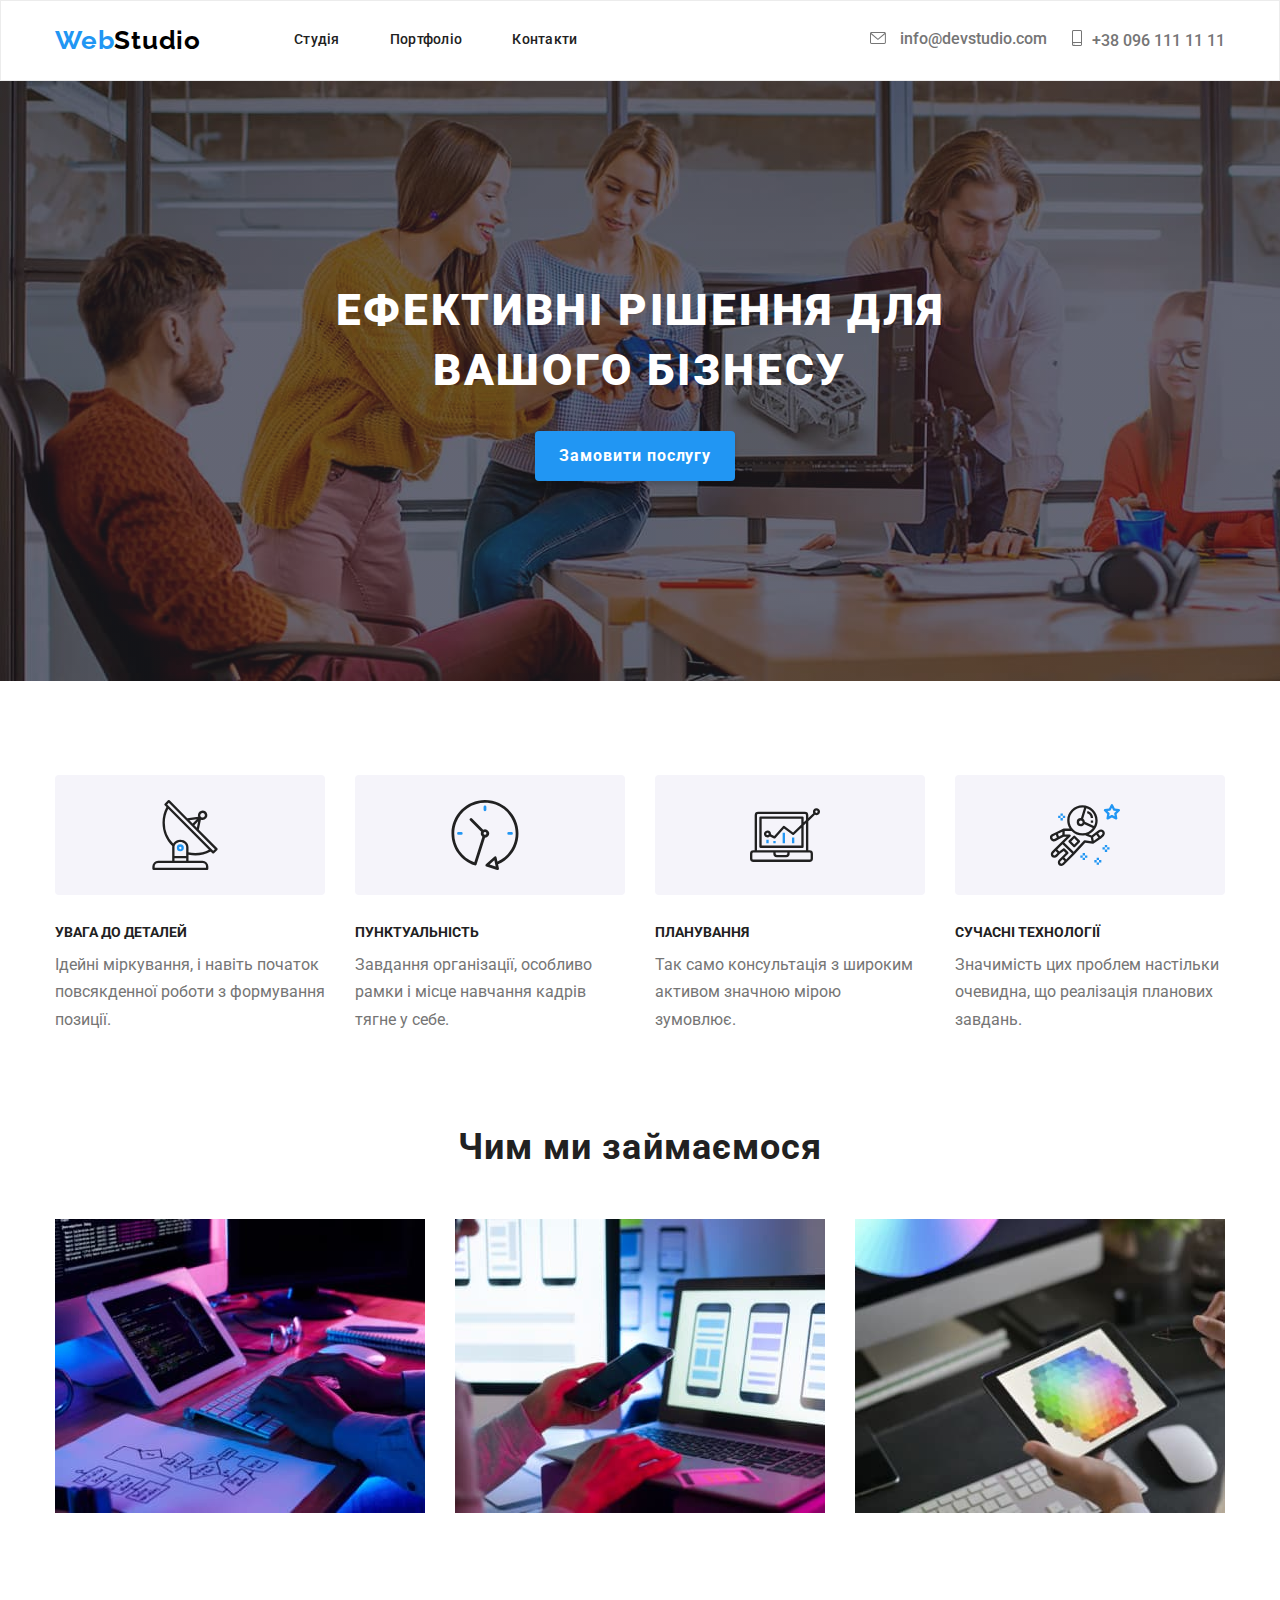
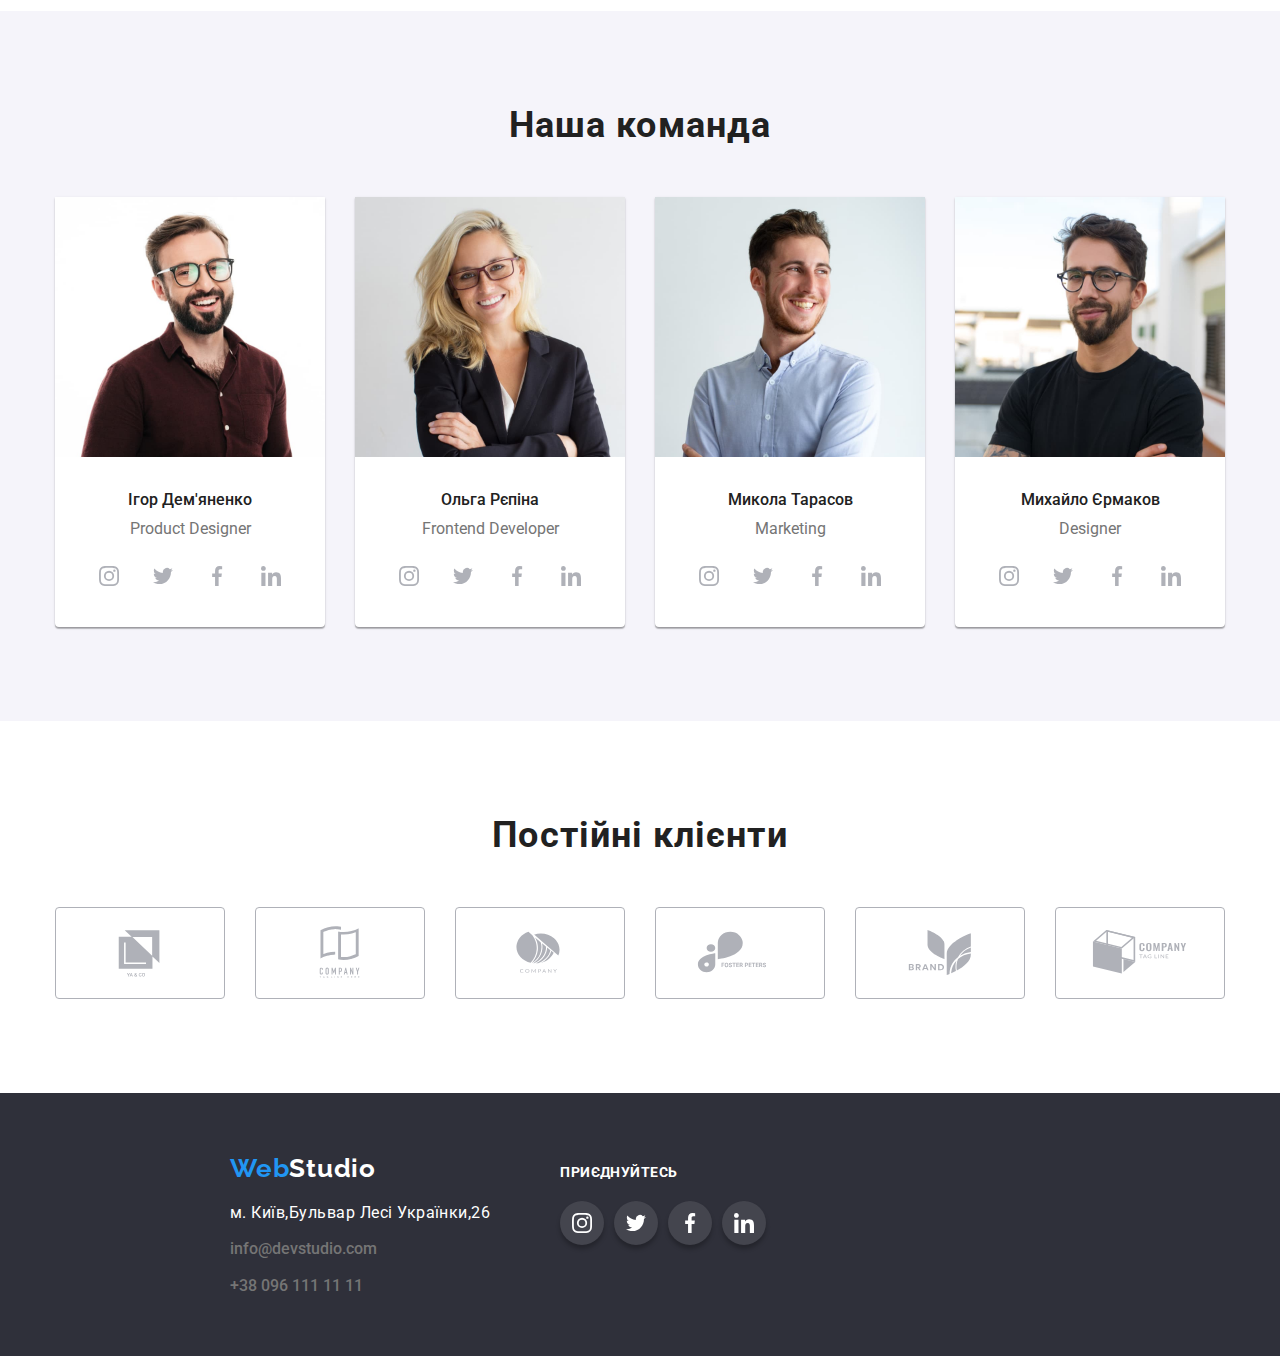
<file: index.html>
<!DOCTYPE html>
<html lang="ua">

<head>
    <meta charset="UTF-8">
    <meta http-equiv="X-UA-Compatible" content="IE=edge">
    <meta name="viewport" content="width=device-width, initial-scale=1.0">
    <link rel="stylesheet" href="./modern-normalize.css">
    <link rel="stylesheet" href="./css/styles.css" />
    <link rel="preconnect" href="https://fonts.googleapis.com">
    <link rel="preconnect" href="https://fonts.gstatic.com" crossorigin>
    <link
        href="https://fonts.googleapis.com/css2?family=Raleway:wght@700&family=Roboto:wght@400;500;700;900&display=swap"
        rel="stylesheet">
    <title>goit-markup-hw-04</title>
</head>

<body>
    <header class="header">
        <div class="container">
            <div class="container-flex">
                <!--logo-->
                <a href="/index.html" lang="en" class="logo-link">Web<span class="logo-link-span"
                        lang="en">Studio</span>
                </a>
                <nav>
                    <!--navigation-->
                    <ul class="header-list">
                        <a href="./index.html" class="nav-link">Студія</a>
                        <a href="./portfolio.html" class="nav-link">Портфоліо</a>
                        <a href="/index.html" class="nav-link">Контакти</a>
                    </ul>
                </nav>
                <!--Kontakty-->
                <ul class="contacts-list">
                    <a href="mailto:info@devstudio.com" class="contacts"><svg class="icon-header-mail" width="16"
                            height="12">
                            <use href="./images/symbol-svg.svg#header-icon1"></use>
                        </svg> info@devstudio.com</a>
                    <a href="tel:+380961111111" class="contacts">
                        <svg class="icon-header-mail" width="10" height="16">
                            <use href="./images/symbol-svg.svg#header-icon2"></use>
                        </svg>+38 096 111 11 11
                    </a>
                </ul>
            </div>
        </div>
    </header>
    <!--Button-posluga-->
    <section class="section section-hero">
        <div class="container container-button-main">
            <h1 class="h1-title">Ефективні рішення для <br /> вашого бізнесу</h1>
            <button type="button" class="button-main">Замовити послугу</button>
        </div>
    </section>
    <!--Main-kontent-->
    <main>
        <section class="section">
            <div class="container">
                <h2 hidden> Нашi перваги </h2>
                <!--Uwaga-detalej-->
                <ul class="list-box">
                    <li class="item-detal">
                        <div class="icon-element">
                            <svg class="icon-header-mail" width="70" height="70">
                                <use href="./images/symbol-svg.svg#opportunites-icon1"></use>
                            </svg>
                        </div>
                        <h3 class="title-detal">
                            УВАГА ДО ДЕТАЛЕЙ
                        </h3>
                        <p class="text-detal">Ідейні міркування, і навіть початок повсякденної роботи з формування
                            позиції.</p>
                    </li>
                    <!--Punkt-->
                    <li class="item-detal">
                        <div class="icon-element">
                            <svg class="icon-header-mail" width="70" height="70">
                                <use href="./images/symbol-svg.svg#opportunites-icon2"></use>
                            </svg>
                        </div>
                        <h3 class="title-detal">
                            ПУНКТУАЛЬНІСТЬ
                        </h3>
                        <p class="text-detal">Завдання організації, особливо рамки і місце навчання кадрів тягне у себе.
                        </p>
                    </li>
                    <!--Plany-->
                    <li class="item-detal">
                        <div class="icon-element">
                            <svg class="icon-header-mail" width="70" height="70">
                                <use href="./images/symbol-svg.svg#opportunites-icon3"></use>
                            </svg>
                        </div>
                        <h3 class="title-detal">
                            ПЛАНУВАННЯ
                        </h3>
                        <p class="text-detal">Так само консультація з широким активом значною мірою зумовлює.</p>
                    </li>
                    <!--Technologii-->
                    <li class="item-detal">
                        <div class="icon-element">
                            <svg class="icon-header-mail" width="70" height="70">
                                <use href="./images/symbol-svg.svg#opportunites-icon4"></use>
                            </svg>
                        </div>
                        <h3 class="title-detal">
                            СУЧАСНІ ТЕХНОЛОГІЇ
                        </h3>
                        <p class="text-detal">Значимість цих проблем настільки очевидна, що реалізація планових завдань.
                        </p>
                    </li>
                </ul>
            </div>
        </section>
        <!--Blok-Img-Nazwa-->
        <section class="section-box-img">
            <div class="container">
                <h2 class="box-img-title">
                    Чим ми займаємося
                </h2>
                <!--images-->
                <ul class="box-img">
                    <li class="img"> <img src="./images/img1.jpg" alt="Tablet" width="370px" height="294" /></li>
                    <li class="img"> <img src="./images/img2.jpg" alt="Telefon" width="370px" height="294" /></li>
                    <li class="img"> <img src="./images/img3.jpg" alt="Tablet2" width="370px" height="294" /></li>
                </ul>
            </div>
        </section>
        <!--komanda-->
        <section class="section section-command">
            <div class="container">
                <h2 class="box-img-title">
                    Наша команда
                </h2>
                <!--img-Komanda-->
                <div class="team">
                    <li class="box-team">
                        <img class="img-komanda" src="./images/img4.jpg" alt="Ігор Дем'яненко" width=270px
                            height="260" />
                        <h3 class="title-team">Ігор Дем'яненко</h3>
                        <p class="text-team">Product Designer</p>
                        <div class="icon-team">
                            <a href="" class="link-social-icon">
                                <svg class="icon-social" width="20" height="20">
                                    <use href="./images/symbol-svg.svg#instagram-icon"></use>
                                </svg>
                            </a>
                            <a href="" class="link-social-icon">
                                <svg class="icon-social" width="20" height="20">
                                    <use href="./images/symbol-svg.svg#twitter-icon"></use>
                                </svg>
                            </a>
                            <a href="" class="link-social-icon">
                                <svg class="icon-social" width="20" height="20">
                                    <use href="./images/symbol-svg.svg#facebook-icon"></use>
                                </svg>
                            </a>
                            <a href="" class="link-social-icon">
                                <svg class="icon-social" width="20" height="20">
                                    <use href="./images/symbol-svg.svg#linkedin-icon"></use>
                                </svg>
                            </a>
                        </div>
                    </li>
                    <li class="box-team">
                        <img class="img-komanda" src="./images/img5.jpg" alt="Ольга Рєпіна" width=270px height="260" />
                        <h3 class="title-team">Ольга Рєпіна</h3>
                        <p class="text-team">Frontend Developer</p>
                        <div class="icon-team">
                            <a href="" class="link-social-icon">
                                <svg class="icon-social" width="20" height="20">
                                    <use href="./images/symbol-svg.svg#instagram-icon"></use>
                                </svg>
                            </a>
                            <a href="" class="link-social-icon">
                                <svg class="icon-social" width="20" height="20">
                                    <use href="./images/symbol-svg.svg#twitter-icon"></use>
                                </svg>
                            </a>
                            <a href="" class="link-social-icon">
                                <svg class="icon-social" width="20" height="20">
                                    <use href="./images/symbol-svg.svg#facebook-icon"></use>
                                </svg>
                            </a>
                            <a href="" class="link-social-icon">
                                <svg class="icon-social" width="20" height="20">
                                    <use href="./images/symbol-svg.svg#linkedin-icon"></use>
                                </svg>
                            </a>
                        </div>
                    </li>
                    <li class="box-team">
                        <img class="img-komanda" src="./images/img6.jpg" alt="Микола Тарасов" width=270px
                            height="260" />
                        <h3 class="title-team">Микола Тарасов</h3>
                        <p class="text-team">Marketing</p>
                        <div class="icon-team">
                            <a href="" class="link-social-icon">
                                <svg class="icon-social" width="20" height="20">
                                    <use href="./images/symbol-svg.svg#instagram-icon"></use>
                                </svg>
                            </a>
                            <a href="" class="link-social-icon">
                                <svg class="icon-social" width="20" height="20">
                                    <use href="./images/symbol-svg.svg#twitter-icon"></use>
                                </svg>
                            </a>
                            <a href="" class="link-social-icon">
                                <svg class="icon-social" width="20" height="20">
                                    <use href="./images/symbol-svg.svg#facebook-icon"></use>
                                </svg>
                            </a>
                            <a href="" class="link-social-icon">
                                <svg class="icon-social" width="20" height="20">
                                    <use href="./images/symbol-svg.svg#linkedin-icon"></use>
                                </svg>
                            </a>
                        </div>
                    </li>
                    <li class="box-team">
                        <img class="img-komanda" src="./images/img7.jpg" alt="Михайло Єрмаков" width=270px
                            height="260" />
                        <h3 class="title-team">Михайло Єрмаков</h3>
                        <p class="text-team">Designer</p>
                        <div class="icon-team">
                            <a href="" class="link-social-icon">
                                <svg class="icon-social" width="20" height="20">
                                    <use href="./images/symbol-svg.svg#instagram-icon"></use>
                                </svg>
                            </a>
                            <a href="" class="link-social-icon">
                                <svg class="icon-social" width="20" height="20">
                                    <use href="./images/symbol-svg.svg#twitter-icon"></use>
                                </svg>
                            </a>
                            <a href="" class="link-social-icon">
                                <svg class="icon-social" width="20" height="20">
                                    <use href="./images/symbol-svg.svg#facebook-icon"></use>
                                </svg>
                            </a>
                            <a href="" class="link-social-icon">
                                <svg class="icon-social" width="20" height="20">
                                    <use href="./images/symbol-svg.svg#linkedin-icon"></use>
                                </svg>
                            </a>
                        </div>
                    </li>
                <svg
            </div>
        </section>
        <!-- Clients -->
        <section class="section">
            <div class="container">
                <h2 class="title-clients">Постійні клієнти</h2>
                <ul class="list-icon">
                    <li class="item-icon">
                        <a class="link-icon" href="">
                            <svg class="icon-clients" width="106" height="60">
                                <use href="./images/symbol-svg.svg#sponsor-icon1"></use>
                            </svg>
                        </a>
                    </li>
                    <li class="item-icon">
                        <a class="link-icon" href="">
                            <svg class="icon-clients" width="106" height="60">
                                <use href="./images/symbol-svg.svg#sponsor-icon2"></use>
                            </svg>
                        </a>
                    </li>
                    <li class="item-icon">
                        <a class="link-icon" href="">
                            <svg class="icon-clients" width="106" height="60">
                                <use href="./images/symbol-svg.svg#sponsor-icon3"></use>
                            </svg>
                        </a>
                    </li>
                    <li class="item-icon">
                        <a class="link-icon" href="">
                            <svg class="icon-clients" width="106" height="60">
                                <use href="./images/symbol-svg.svg#sponsor-icon4"></use>
                            </svg>
                        </a>
                    </li>
                    <li class="item-icon">
                        <a class="link-icon" href="">
                            <svg class="icon-clients" width="106" height="60">
                                <use href="./images/symbol-svg.svg#sponsor-icon5"></use>
                            </svg>
                        </a>
                    </li>
                    <li class="item-icon">
                        <a class="link-icon" href="">
                            <svg class="icon-clients" width="106" height="60">
                                <use href="./images/symbol-svg.svg#sponsor-icon6"></use>
                            </svg>
                        </a>
                    </li>
                </ul>
            </div>
        </section>
    </main>
    <footer class="footer">
        <div class="container footer-container">
            <div>
            <!--logo-Footer-->
            <li class="logo-link-footer">Web<span class="logo-link-span-footer" lang="en">Studio</span> </li>
            <!--adres-->
            <address class="adres-blok-footer">
                <ul>
                    <li> <a href="https://goo.gl/maps/xL5q8sHSDVabpXrc7" class="adres">м. Київ,Бульвар Лесі
                            Українки,26</a></li><br />
                    <li> <a href="mailto:info@devstudio.com" class="contacts">info@devstudio.com</a></li><br />
                    <li> <a href="tel:+380961111111" class="contacts">+38 096 111 11 11</a></li>
                </ul>
            </address>
            </div>
        <div class="footer-icon">
            <h3  class="h3-footer">Приєднуйтесь</h3>
            <ul class="list-icon-wrapper">
                <li class="item-footer-icon">
                    <a href="" class="footer-link-icon">
                        <svg class="icon-social" width="20" height="20">
                            <use href="./images/symbol-svg.svg#instagram-icon"></use>
                        </svg>
                    </a>
                </li>
                <li class="item-footer-icon">
                    <a href="" class="footer-link-icon">
                        <svg class="icon-social" width="20" height="20">
                            <use href="./images/symbol-svg.svg#twitter-icon"></use>
                        </svg>
                    </a>
                </li>
                <li class="item-footer-icon">
                    <a href="" class="footer-link-icon">
                        <svg class="icon-social" width="20" height="20">
                            <use href="./images/symbol-svg.svg#facebook-icon"></use>
                        </svg>
                    </a>
                </li>
                <li class="item-footer-icon">
                    <a href="" class="footer-link-icon">
                        <svg class="icon-social" width="20" height="20">
                            <use href="./images/symbol-svg.svg#linkedin-icon"></use>
                        </svg>
                    </a>
                </li>
            </ul>
        </div>
        </div>
    </footer>
</body>

</html>
</file>
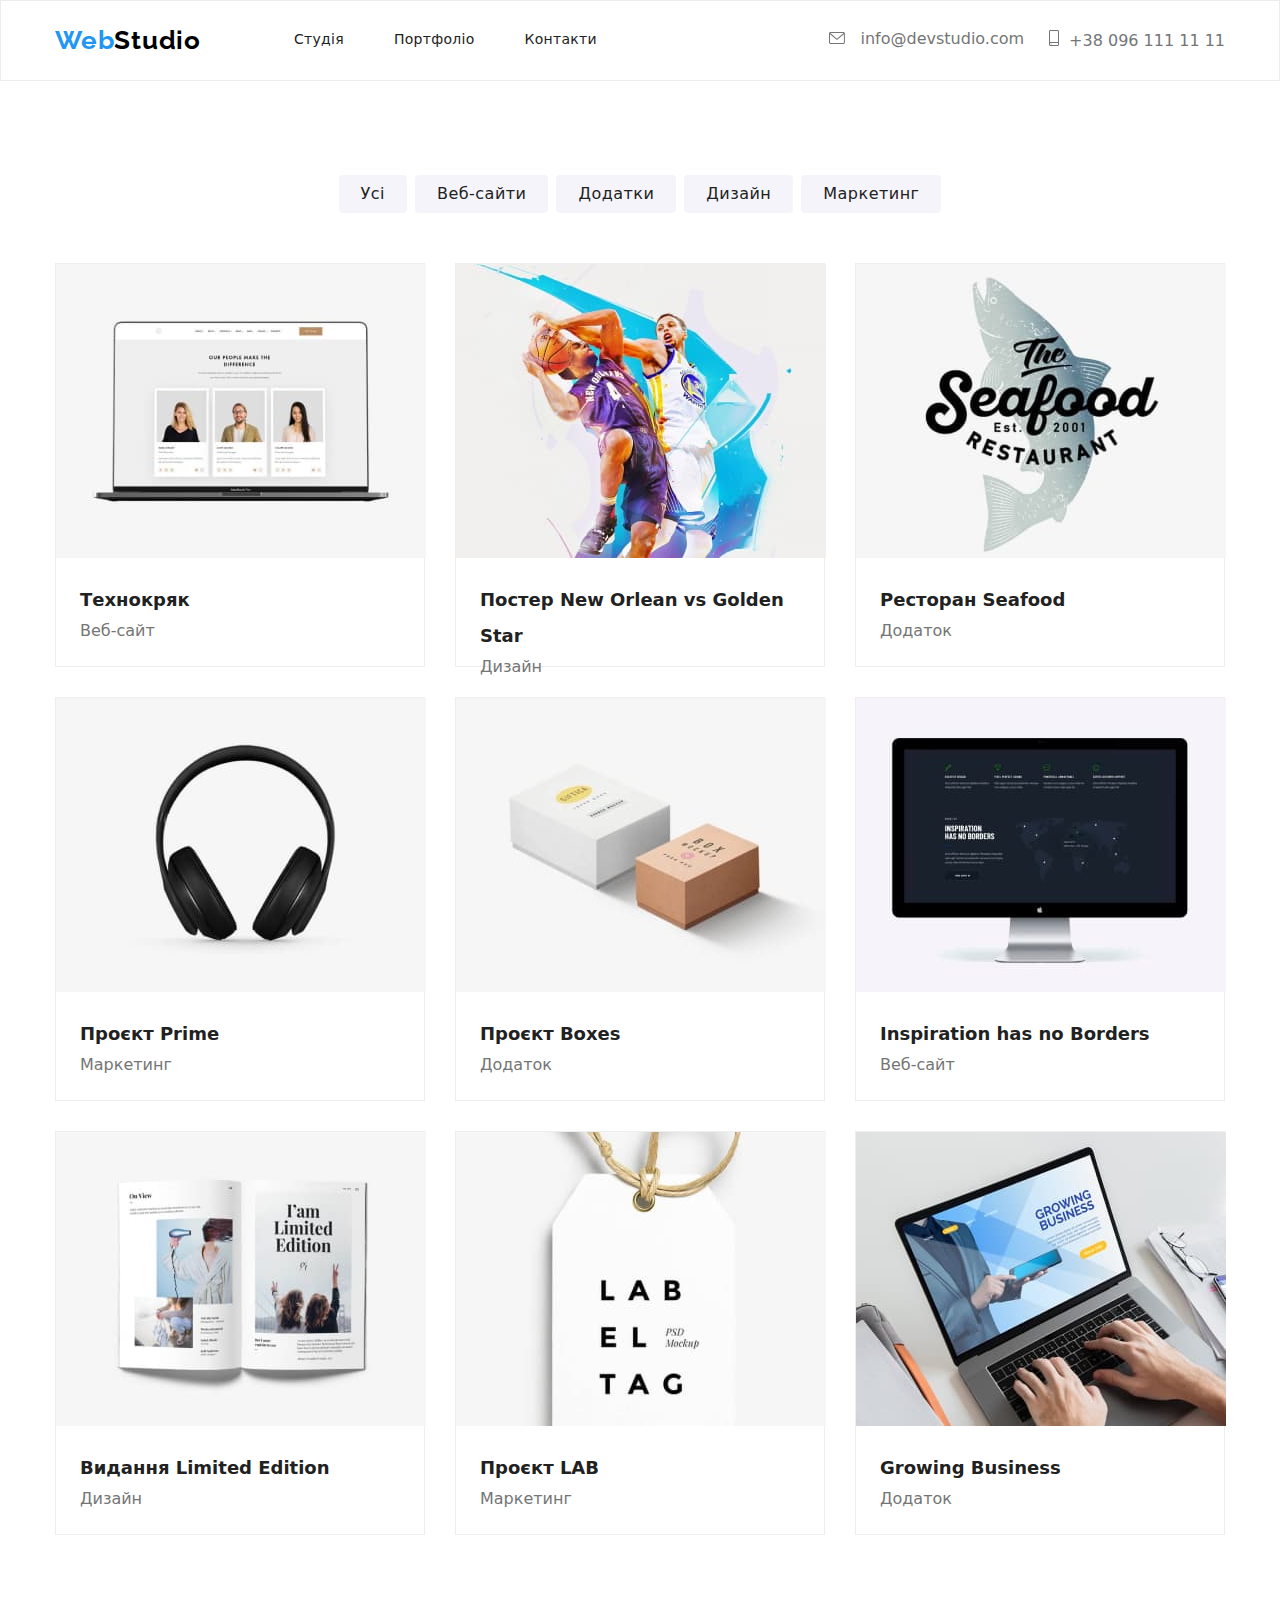
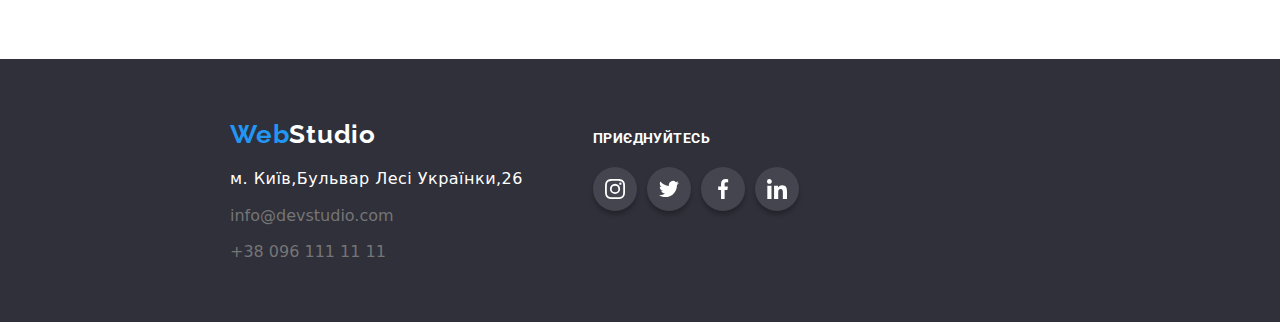
<file: portfolio.html>
<!DOCTYPE html>
<html lang="ua">

<head>
    <meta charset="UTF-8">
    <meta http-equiv="X-UA-Compatible" content="IE=edge">
    <meta name="viewport" content="width=device-width, initial-scale=1.0">
    <link rel="stylesheet" href="./modern-normalize.css">
    <link rel="stylesheet" href="./css/styles.css" />
    <link rel="preconnect" href="https://fonts.googleapis.com">
    <link rel="preconnect" href="https://fonts.gstatic.com" crossorigin>
    <link
        href="https://fonts.googleapis.com/css2?family=Raleway:wght@700&family=Roboto:wght@400;500;700;900&display=swap"
        rel="stylesheet">
    <link rel="stylesheet" href="./modern-normalize.css">
    <title>goit-markup-hw-04</title>
</head>

<body>
    <header class="header">
        <div class="container">
            <div class="container-flex">
                <!--logo-->
                <a href="/index.html" lang="en" class="logo-link">Web<span class="logo-link-span" lang="en">Studio</span>
                </a>
                <nav>
                    <!--navigation-->
                    <ul class="header-list">
                        <a href="./index.html" class="nav-link">Студія</a>
                        <a href="./portfolio.html" class="nav-link">Портфоліо</a>
                        <a href="/index.html" class="nav-link">Контакти</a>
                    </ul>
                </nav>
                <!--Kontakty-->
                <ul class="contacts-list">
                    <a href="mailto:info@devstudio.com" class="contacts"><svg class="icon-header-mail" width="16"
                            height="12">
                            <use href="./images/symbol-svg.svg#header-icon1"></use>
                        </svg> info@devstudio.com</a>
                    <a href="tel:+380961111111" class="contacts">
                        <svg class="icon-header-mail" width="10" height="16">
                            <use href="./images/symbol-svg.svg#header-icon2"></use>
                        </svg>+38 096 111 11 11
                    </a>
                </ul>
            </div>
        </div>
    </header>
    <main>
        <!-- buttons-links -->
        <section class="section-buttons-portfolio">
            <h1 hidden>Нашi проєкти</h1>
            <div class="container ">
                <ul class="projects-buttons">
                    <li class="buttons-portfolio"><button type="button" class="buttons-link">Усі</button></li>
                    <li class="buttons-portfolio"><button type="button" class="buttons-link">Веб-сайти</button></li>
                    <li class="buttons-portfolio"><button type="button" class="buttons-link">Додатки</button></li>
                    <li class="buttons-portfolio"><button type="button" class="buttons-link">Дизайн</button></li>
                    <li class="buttons-portfolio"><button type="button" class="buttons-link">Маркетинг</button></li>
                </ul>
            </div>
        </section>
        <!-- projekty-Links -->
        <section class="section-cards">
            <h2 hidden>Projects</h2>
            <ul class="item-projects">
                <div class="container-cards">
                    <li class="cards">
                        <a href="/" class="link-img">
                            <img src="./images/img8.jpg" alt="Технокряк" width="370px" height: 294px" />
                            <h3 class="title-projects">Технокряк</h3>
                            <p class="text-projects">Веб-сайт</p>
                        </a>
                    </li>
                </div>
                <div class="container-cards">
                    <li class="cards">
                        <a href="/">
                            <img src="./images/img9.jpg" alt="Постер New Orlean vs Golden Star" width="370px" height:
                                294px" />
                            <h3 class="title-projects">Постер New Orlean vs Golden Star</h3>
                            <p class="text-projects">Дизайн</p>
                        </a>
                    </li>
                </div>
                <div class="container-cards">
                    <li class="cards">
                        <a href="/">
                            <img src="./images/img10.jpg" alt="Ресторан Seafood" width="370px" height: 294px" />
                            <h3 class="title-projects">Ресторан Seafood</h3>
                            <p class="text-projects">Додаток</p>
                        </a>
                    </li>
                </div>
                <div class="container-cards">
                    <li class="cards">
                        <a href="/">
                            <img src="./images/img11.jpg" alt="Проєкт Prime" width="370px" height="294px" />
                            <h3 class="title-projects">Проєкт Prime</h3>
                            <p class="text-projects">Маркетинг</p>
                        </a>
                    </li>
                </div>
                <div class="container-cards">
                    <li class="cards">
                        <a href="/">
                            <img src="./images/img12.jpg" alt="Проєкт Boxes" width="370px" height="294px" />
                            <h3 class="title-projects">Проєкт Boxes</h3>
                            <p class="text-projects">Додаток</p>
                        </a>
                    </li>
                </div>
                <div class="container-cards">
                    <li class="cards">
                        <a href="/">
                            <img src="./images/img13.jpg" alt="Inspiration has no Borders" width="370px"
                                height="294px" />
                            <h3 class="title-projects">Inspiration has no Borders</h3>
                            <p class="text-projects">Веб-сайт</p>
                        </a>
                    </li>
                </div>
                <div class="container-cards">
                    <li class="cards">
                        <a href="/">
                            <img src="./images/img14.jpg" alt="Видання Limited Edition" width="370px" height="294px" />
                            <h3 class="title-projects">Видання Limited Edition</h3>
                            <p class="text-projects">Дизайн</p>
                        </a>
                    </li>
                </div>
                <div class="container-cards">
                    <li class="cards">
                        <a href="/">
                            <img src="./images/img15.jpg" alt="Проєкт LAB" width="370px" height="294px" />
                            <h3 class="title-projects">Проєкт LAB</h3>
                            <p class="text-projects">Маркетинг</p>
                        </a>
                    </li>
                </div>
                <div class="container-cards">
                    <li class="cards">
                        <a href="/">
                            <img src="./images/img16.jpg" alt="Growing Business" width="370px" height="294px" />
                            <h3 class="title-projects">Growing Business</h3>
                            <p class="text-projects">Додаток</p>
                        </a>
                    </li>
                </div>
            </ul>
        </section>
    </main>
    <footer class="footer">
        <div class="container footer-container">
            <div>
                <!--logo-Footer-->
                <li class="logo-link-footer">Web<span class="logo-link-span-footer" lang="en">Studio</span> </li>
                <!--adres-->
                <address class="adres-blok-footer">
                    <ul>
                        <li> <a href="https://goo.gl/maps/xL5q8sHSDVabpXrc7" class="adres">м. Київ,Бульвар Лесі
                                Українки,26</a></li><br />
                        <li> <a href="mailto:info@devstudio.com" class="contacts">info@devstudio.com</a></li><br />
                        <li> <a href="tel:+380961111111" class="contacts">+38 096 111 11 11</a></li>
                    </ul>
                </address>
            </div>
            <div class="footer-icon">
                <h3 class="h3-footer">Приєднуйтесь</h3>
                <ul class="list-icon-wrapper">
                    <li class="item-footer-icon">
                        <a href="" class="footer-link-icon">
                            <svg class="icon-social" width="20" height="20">
                                <use href="./images/symbol-svg.svg#instagram-icon"></use>
                            </svg>
                        </a>
                    </li>
                    <li class="item-footer-icon">
                        <a href="" class="footer-link-icon">
                            <svg class="icon-social" width="20" height="20">
                                <use href="./images/symbol-svg.svg#twitter-icon"></use>
                            </svg>
                        </a>
                    </li>
                    <li class="item-footer-icon">
                        <a href="" class="footer-link-icon">
                            <svg class="icon-social" width="20" height="20">
                                <use href="./images/symbol-svg.svg#facebook-icon"></use>
                            </svg>
                        </a>
                    </li>
                    <li class="item-footer-icon">
                        <a href="" class="footer-link-icon">
                            <svg class="icon-social" width="20" height="20">
                                <use href="./images/symbol-svg.svg#linkedin-icon"></use>
                            </svg>
                        </a>
                    </li>
                </ul>
            </div>
        </div>
    </footer>
</body>

</html>
</file>
<file: css/styles.css>
a {
    text-decoration: none;
}

li {
    list-style-type: none;
}

h1,
h2,
h3,
ul,
p {
    margin: 0;
    padding: 0;
}

/* ===Varible=== */
:root {
    --color-main: #757575;
    --color-dark: #212121;
    --color-hover: #2196F3;
    --font-weight: 500;
    --font-size: 14px;
}

/* ===Body=== */
body {
    font-family: 'Roboto', sans-serif;
    color: var(--color-dark);
}

/* ===Section=== */
.section {
    padding-top: 94px;
    padding-bottom: 94px;
}

/* ===Container=== */
.container {
    width: 1200px;
    padding: 0 15px;
    margin: 0 auto;
}

/* ===Container-Flex */
.container-flex {
    display: flex;
    align-items: center;

}

/* ===Header=== */
.header {
    border: 1px solid #ECECEC;
}

header a {
    padding: 24px 0px;

}

.header-list {
    display: flex;
    font-size: var(--font-size);
    line-height: 1.14;
    font-weight: var(--font-weight);
    letter-spacing: 0.02em;
    text-decoration: none;
    
    gap: 50px;
}

/* .header-list>.nav-link:not(:last-child) {
    margin-right: 50px;
} */

/* ===Logo-Web=== */
.logo-link {
    font-family: 'Raleway';
    font-weight: 700;
    font-size: 26px;
    line-height: 1.19;
    letter-spacing: 0.03em;
    color: var(--color-hover);
    text-decoration: none;
    margin-right: 93px;
}

.logo-link-span {
    font-family: 'Raleway';
    font-weight: 700;
    color: #000000;
}

/* ===Logo-Web-Footer=== */
.logo-link-footer {
    font-family: 'Raleway';
    font-weight: 700;
    color: var(--color-hover);
    font-size: 26px;
    line-height: 1.19;
    letter-spacing: 0.03em;
    text-decoration: none;
    display: inline-block;
    margin-bottom: 20px;
}

.logo-link-span-footer {
    font-family: 'Raleway';
    font-weight: 700;
    color: #FFFFFF;

}

/* ===Nav=== */
nav{
margin-right: auto;
}
.nav-link {
    font-weight: var(--font-weight);
    color: var(--color-dark);
    font-size: var(--font-size);
}

.nav-link:hover,
.nav-link:focus {
    color: var(--color-hover);
}

/* ===Contacts Headre/Footer=== */
/* .contacts-list>.contacts:not(:last-child) {
    margin-right: 25px;
} */
.contacts-list{
    display: flex;
    gap:25px;
}
.contacts {
    font-style: normal;
    font-weight: var(--font-weight);
    color: var(--color-main);

}

.contacts:hover,
.contacts:focus {
    color: var(--color-hover);
}
.icon-header-mail{
    margin-right: 10px;
    fill: currentColor;
}

.icon-header-mail:hover,
.icon-header-mail:focus{
    fill: var(--color-hover);
}
/* ===Footer=== */

.footer {
    background-color: #2F303A;
    padding-bottom: 60px;
    padding-top: 60px;
    padding-left: 215px;
    display: flex;

}
.h3-footer{
    font-family: 'Roboto';
    font-style: normal;
    font-weight: 700;
    font-size: 14px;
    line-height: 1.14;
    letter-spacing: 0.03em;
    text-transform: uppercase;
    margin-bottom: 20px;
    
    color: #FFFFFF;
}

.footer-icon{
    display: auto;
    margin-left: 70px;
}
.list-icon-wrapper {
    display: flex;

}

.item-footer-icon {
    list-style: none;
}

.item-footer-icon:not(:last-child) {
    margin-right: 10px;
}

.footer-link-icon {
    display: flex;
    align-items: center;
    justify-content: center;
    width: 44px;
    height: 44px;
    color:#FFFFFF;
    background-color: rgba(255, 255, 255, 0.1);
    border-radius: 50%;
    box-shadow: 0px 4px 4px rgba(0, 0, 0, 0.25);
    cursor: pointer;
}

.footer-link-icon:hover,
.footer-link-icon:focus {
    background-color: var(--color-hover);
}
.footer-container{
display: flex;
align-items: baseline;}
/* ==Adres Header/Footer== */

.adres {
    font-style: normal;
    font-weight: 400;
    color: #FFFFFF;
    letter-spacing: 0.03em
}

.adres:hover,
.adres:focus {
    color: var(--color-hover);

}

.adres-blok-footer {
    text-decoration: none;
    
}

/* =============FIRST PAGE============= */
.section-hero {
    max-width: 1600px;
    height: 600px;
    padding-top: 200px;
    padding-bottom: 200px;
    margin-right: auto;
    margin-left: auto;

    background-image:linear-gradient(rgba(47, 48, 58, 0.4), rgba(47, 48, 58, 0.4)),url(../images/hero-img17.jpg);
    background-repeat: no-repeat;
    background-size: cover;
    background-color: #2F303A;
    

}

.h1-title {
    font-style: normal;
    font-weight: 900;
    color: #FFFFFF;
    margin-bottom: 30px;
    line-height: 1.36;
    font-size: 44px;
    text-transform: uppercase;
    letter-spacing: 0.06em;
    text-align: center;
}

/* ==Button Posluga== */
.container-button-main{
    display: block;
}
.button-main {
    font-style: normal;
    align-items: center;
    text-align: center;
    background-color: var(--color-hover);
    box-shadow: 0px 4px 4px rgba(0, 0, 0, 0.15);
    border-radius: 4px;
    font-weight: 700;
    color: #FFFFFF;
    font-weight: 700;
    font-size: 16px;
    line-height: 1.87;
    letter-spacing: 0.06em;
    padding: 10px 24px;
    border: 0px;
    margin-left: 480px;
    
    cursor: pointer;
}

/* ===Main Kontent=== */
.icon-element {
    display: flex;
    justify-content: center;
    align-items: center;
    width: 270px;
    height: 120px;
    margin-bottom: 30px;
    border-radius: 4px;

    background-color: #F5F4FA;
}

.list-box {
    display: flex;
}

.list-box .item-detal:not(:last-child) {
    margin-right: 30px;
}

.title-detal {
    line-height: 1.14;
    color: var(--color-dark);
    font-size: var(--font-size);
    margin-bottom: 10px;
}

.text-detal {
    line-height: 1.71;
    color: var(--color-main);
    font-size: var(--fot-size);
}

/* ===Blok-Img=== */
.box-img-title {
    margin-bottom: 50px;

    text-align: center;
    font-weight: 700;
    font-size: 36px;
    line-height: 1.16;
    letter-spacing: 0.03em;
    color: var(--color-dark);
}

.section-box-img{
padding-top: 0;
padding-bottom: 94px;
}

.box-img {
    display: flex;
}

.img {
    margin-right: 30px;
    
}

/* ===Komanda=== */
.section-command {
    background-color: #F5F4FA;
}

.team {
    display: flex;

}

.box-team {
    width: 270px;
    height: 430px;
    background: #FFFFFF;
    box-shadow: 0px 1px 3px rgba(0, 0, 0, 0.12), 0px 1px 1px rgba(0, 0, 0, 0.14), 0px 2px 1px rgba(0, 0, 0, 0.2);
    border-radius: 0px 0px 4px 4px;
    margin-right: 30px;

}

.title-team {
    padding-top: 30px;
    font-size: 16px;
    line-height: 1.18;
    color: var(--color-dark);
    font-weight: var(--font-weight);
    text-align: center;
}

.text-team {
    text-align: center;
    padding-top: 10px;
    font-size: 16px;
    line-height: 1.18;
    font-weight: 400;
    color: var(--color-main)
}

.icon-team{
    display: flex;
    align-items: center;
    justify-content: center;
    margin-top: 15px;
}
.link-social-icon {
    display: flex;
    justify-content: center;
    align-items: center;
    width: 44px;
    height: 44px;
    color:#AFB1B8;
    cursor: pointer;
}

.link-social-icon:hover,
.link-social-icon:focus {
    color: #FFFFFF;
    background-color: var(--color-hover);
    border-radius: 50%;
}

.link-social-icon:not(:last-child) {
    margin-right: 10px;
}

.icon-social {
    fill: currentColor;
}
/* ===Clients=== */

.title-clients{
    font-family: 'Roboto';
    font-style: normal;
    font-weight: 700;
    font-size: 36px;
    line-height: 1.16;
    text-align: center;
    letter-spacing: 0.03em;
    margin-bottom: 50px;
}
.list-icon{
    display: flex;
    
}
.item-icon:not(:first-child) {
    margin-left: 30px;
}
.link-icon {
    display: block;
}
.link-icon {
    display: flex;
    width: 170px;
    height: 92px;
    justify-content: center;
    align-items: center;
    color: #AFB1B8;
    border: 1px solid #AFB1B8;
    border-radius: 4px;
}
.link-icon:hover,
.link-icon:focus {
    color: #2196f3;
    border: 1px solid #2196f3;
}
.icon-clients {
    fill: currentColor;
}
/* =============SECOND PAGE============= */
.section-buttons-portfolio {
    margin-top: 94px;
    margin-bottom: 50px;
}

.projects-buttons {
    display: flex;
    justify-content: center;

}

.projects-buttons>.buttons-portfolio:not(:last-child) {
    margin-right: 8px;
}

.buttons-link {
    color: var(--color-dark);
    list-style: none;
    line-height: 1.62;
    font-size: 16px;
    border-radius: 4px;
    text-align: center;
    letter-spacing: 0.03em;
    font-weight: var(--font-weight);
    padding: 6px 22px ;
    background-color: #F5F4FA;
    border: none;
}

.buttons-link:hover,
.buttons-link:focus {
    background-color: var(--color-hover);
    color: #FFFFFF;
    cursor: pointer;
    box-shadow: 0px 3px 1px rgba(0, 0, 0, 0.1), 0px 1px 2px rgba(0, 0, 0, 0.08), 0px 2px 2px rgba(0, 0, 0, 0.12);

}

/* ===Our projects=== */
.section-cards {
    margin-bottom: 94px;
}

.item-projects {
    justify-content: center;
    flex-wrap: wrap;
    display: flex;

}

.title-projects {
    font-size: 18px;
    line-height: 2;
    color: var(--color-dark);
    font-weight: 700;
    justify-content: flex-start;
}

.text-projects {
    font-size: 16px;
    line-height: 1.18;
    font-weight: 400;
    color: var(--color-main)
}


.item-projects {
    margin-left: 30px;
    flex-wrap: wrap;
    display: flex;
}

.title-projects {
    font-size: 18px;
    line-height: 2;
    color: var(--color-dark);
    font-weight: 700;
    padding: 20px 0px 4px 24px;
}

.text-projects {
    padding-left: 24px;
    font-size: 16px;
    line-height: 1.18;
    font-weight: 400;
    color: var(--color-main)
}

.container-cards {
    background: #FFFFFF;
    border: 1px solid #EEEEEE;
    box-sizing: border-box;
    width: 370px;
    height: 404px;
    text-align: center;
    margin-right: 30px;
    margin-bottom: 30px;
}
.container-cards:hover,
.container-cards:focus{
    box-shadow: 0px 1px 1px rgba(0, 0, 0, 0.12), 0px 4px 4px rgba(0, 0, 0, 0.06), 1px 4px 6px rgba(0, 0, 0, 0.16);
}
.cards {
    text-align: left;
}
</file>
